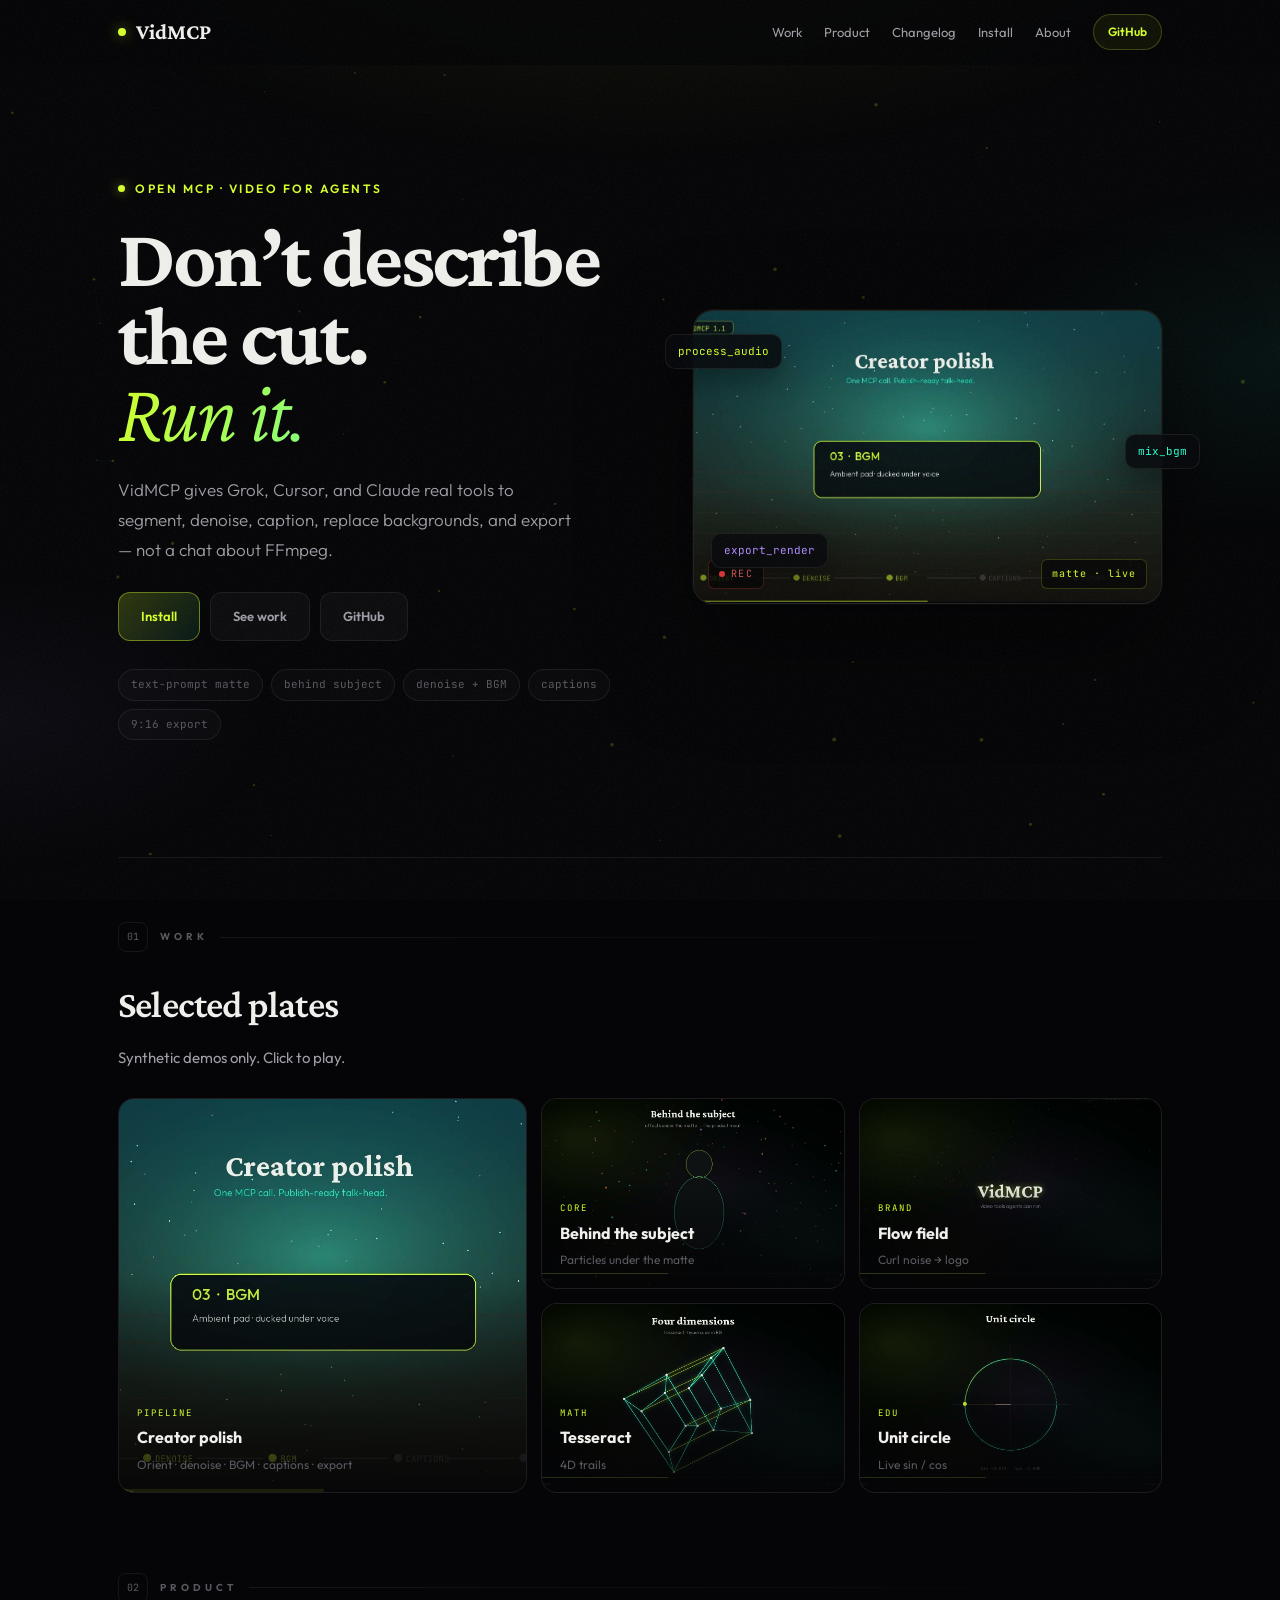
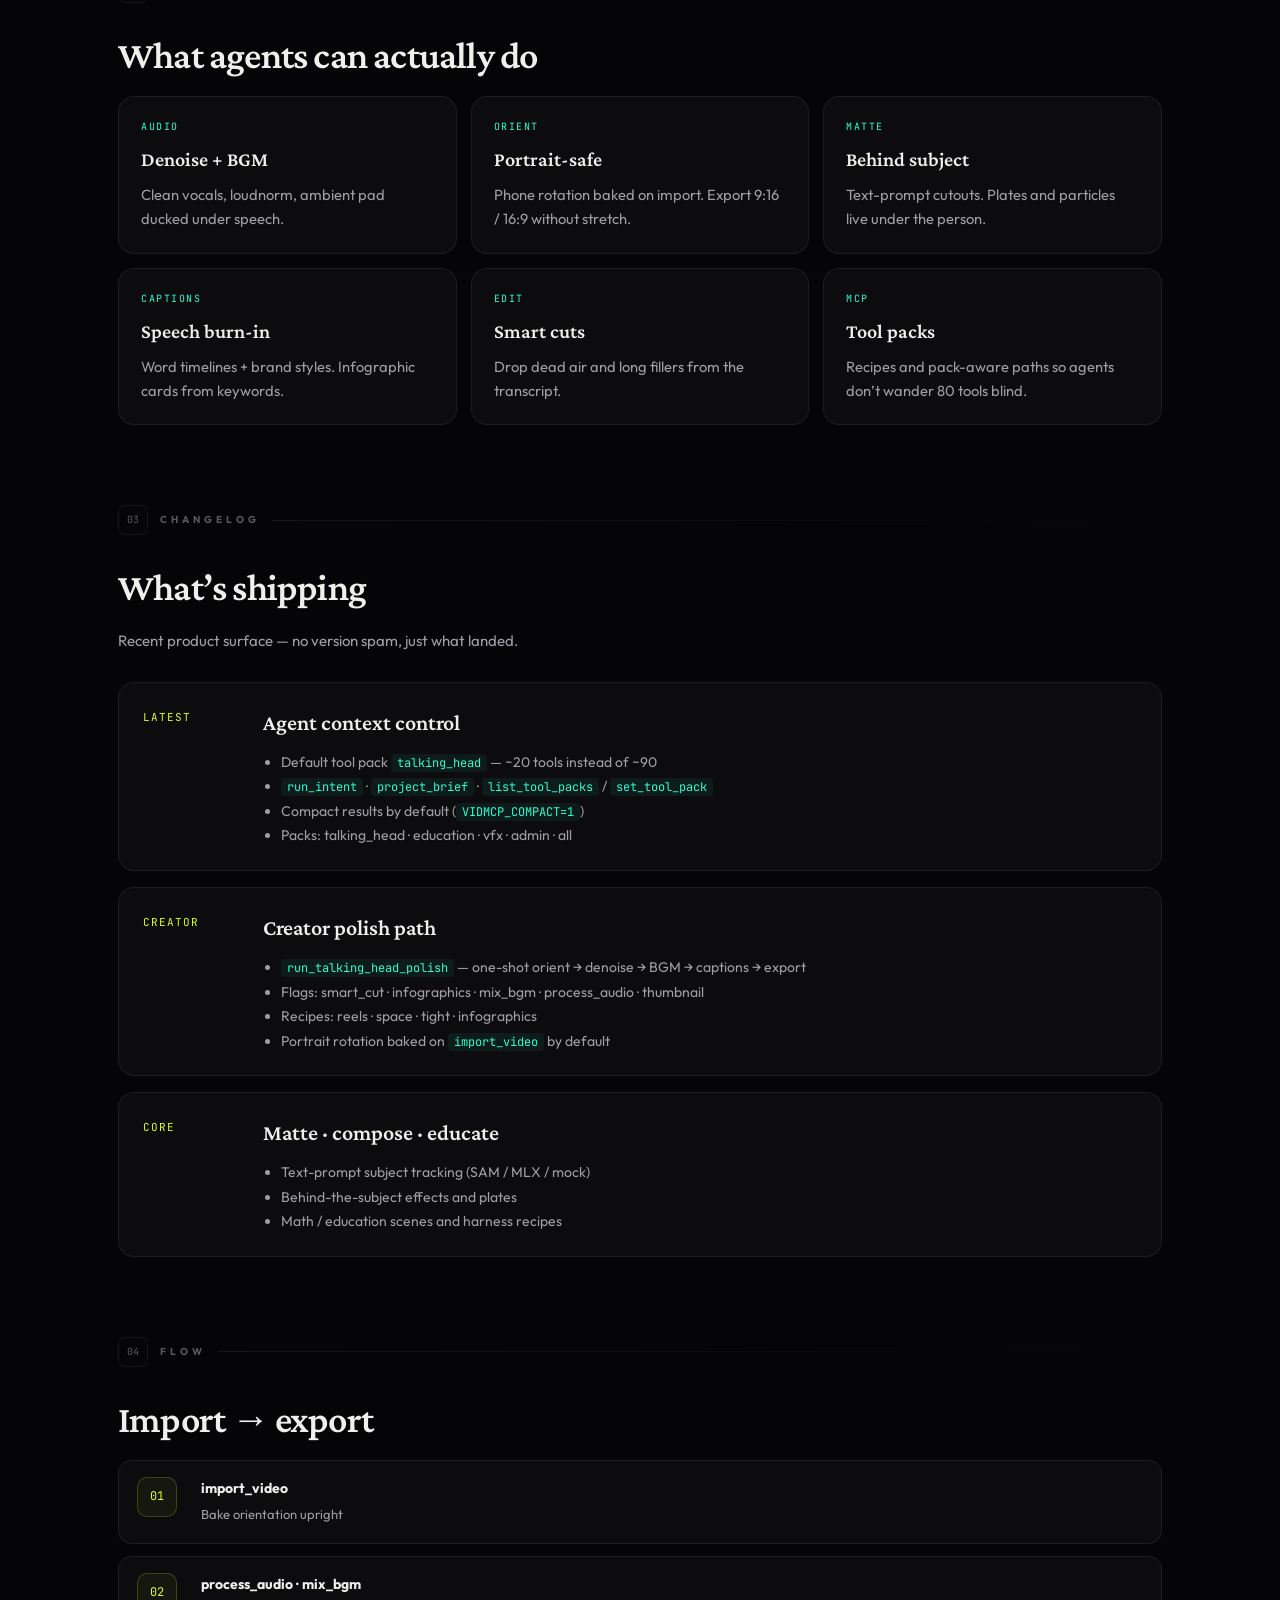
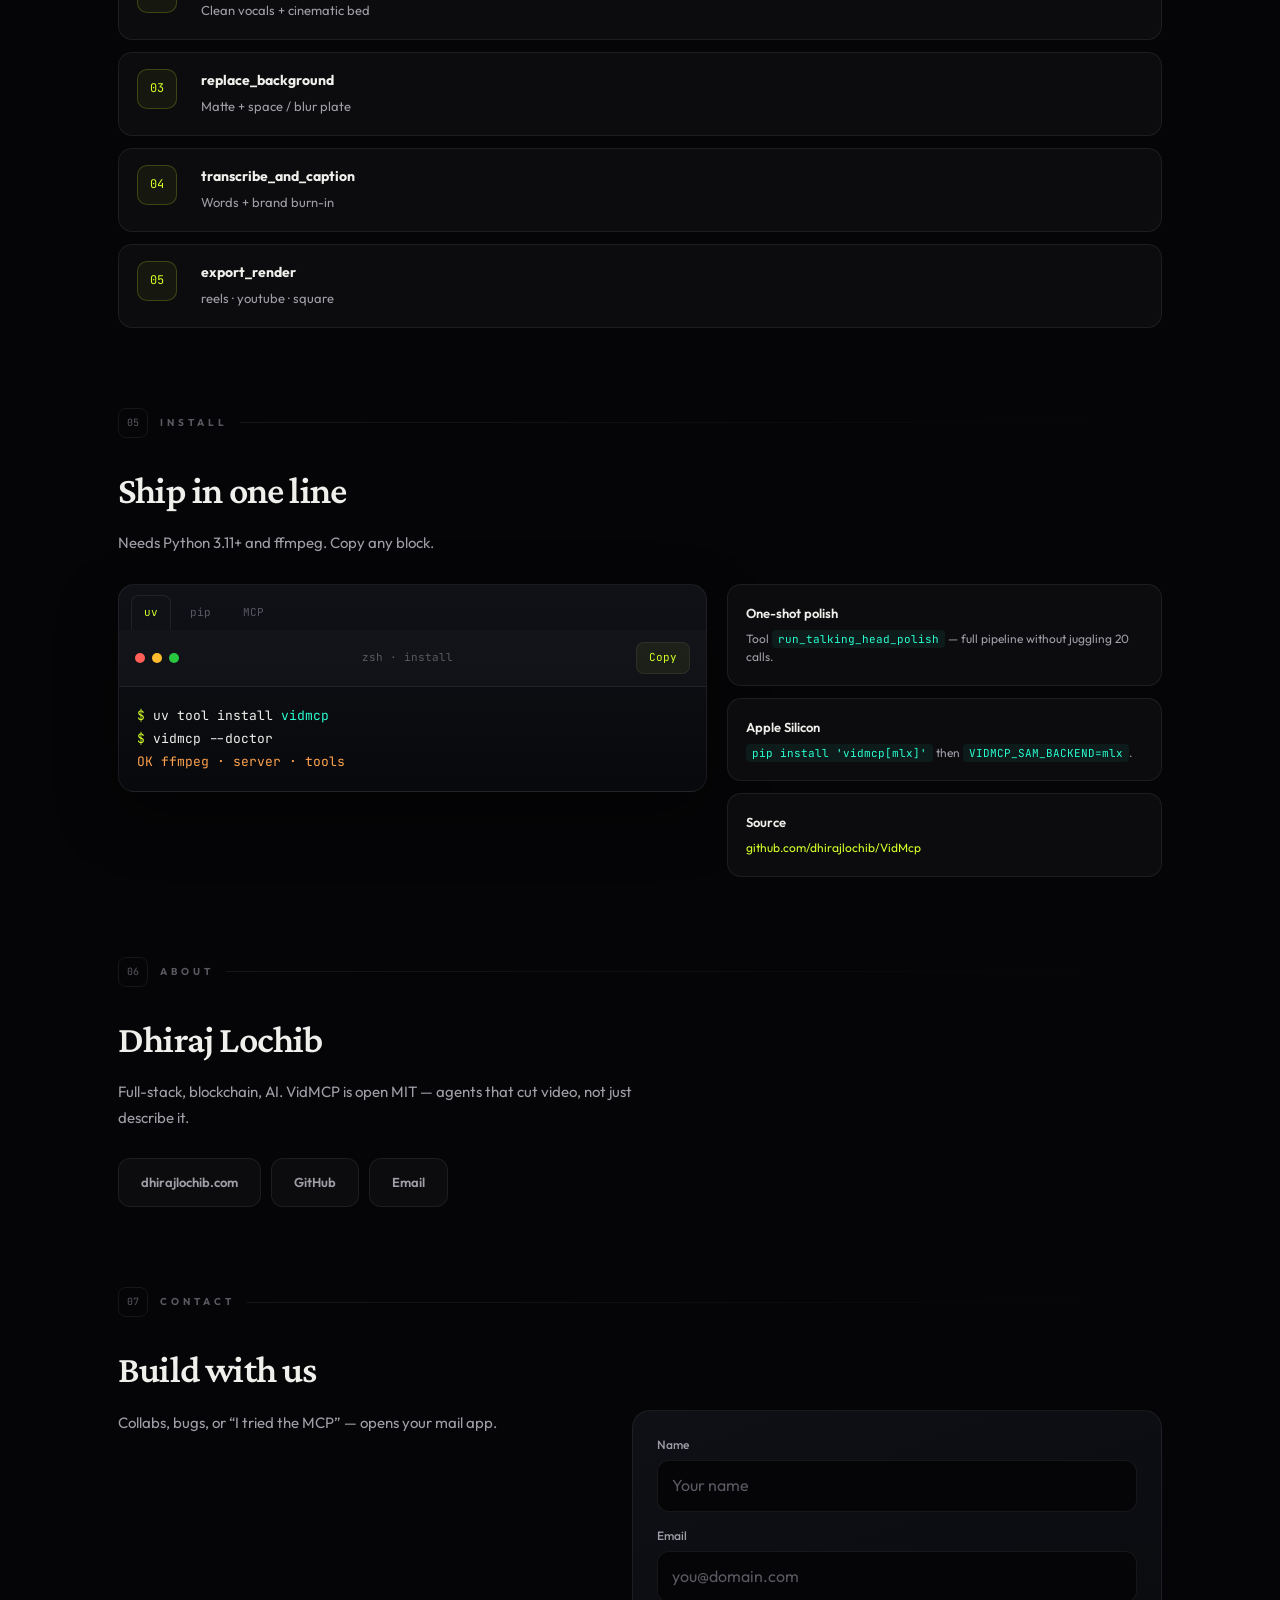
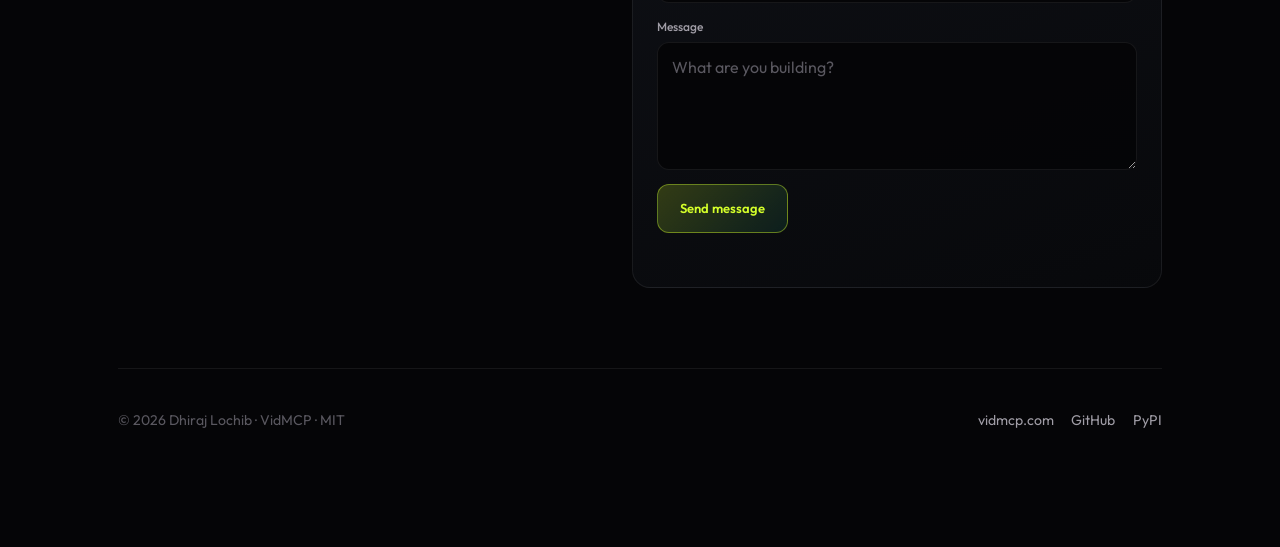
<file: site/index.html>
<!DOCTYPE html>
<html lang="en">
<head>
  <meta charset="utf-8" />
  <meta name="viewport" content="width=device-width, initial-scale=1" />
  <title>VidMCP — video tools agents can run · Dhiraj Lochib</title>
  <meta name="description" content="VidMCP is an MCP server for agent video editing — mattes, behind-the-subject VFX, denoise, BGM, captions, and export. Built by Dhiraj Lochib." />
  <meta name="theme-color" content="#050507" />
  <link rel="canonical" href="https://vidmcp.com/" />
  <meta property="og:title" content="VidMCP — Agents cut video" />
  <meta property="og:description" content="Text-prompt mattes, audio polish, captions, BG replace. MCP for Grok, Cursor, Claude." />
  <meta property="og:image" content="https://vidmcp.com/assets/demos/07_creator_polish.jpg" />
  <meta property="og:url" content="https://vidmcp.com/" />
  <meta name="twitter:card" content="summary_large_image" />
  <link rel="icon" href="assets/favicon.svg" type="image/svg+xml" />
  <link rel="preconnect" href="https://fonts.googleapis.com" />
  <link rel="preconnect" href="https://fonts.gstatic.com" crossorigin />
  <link href="https://fonts.googleapis.com/css2?family=Crimson+Pro:ital,wght@0,300;0,400;0,600;0,700;1,300;1,400&family=Outfit:wght@200;300;400;500;600;700;800&family=JetBrains+Mono:wght@300;400;500&display=swap" rel="stylesheet" />
  <link rel="stylesheet" href="css/style.css" />
</head>
<body>
  <div class="bg-mesh" aria-hidden="true"></div>
  <div class="grain" aria-hidden="true"></div>
  <canvas id="hero-canvas" aria-hidden="true"></canvas>

  <header class="nav" id="navtop">
    <div class="nav-in">
      <a class="logo" href="#top"><i></i> VidMCP</a>
      <nav class="nav-links" id="navlinks">
        <a href="#work">Work</a>
        <a href="#product">Product</a>
        <a href="#changelog">Changelog</a>
        <a href="#dev">Install</a>
        <a href="#about">About</a>
        <a class="gh" href="https://github.com/dhirajlochib/VidMcp" target="_blank" rel="noopener">GitHub</a>
      </nav>
      <button class="burger" id="burger" type="button" aria-label="Menu">Menu</button>
    </div>
  </header>

  <div class="page" id="top">
    <!-- HERO -->
    <section class="hero hero-full">
      <div class="hero-inner">
        <div class="hero-copy">
          <p class="eyebrow"><span class="dot"></span> Open MCP · Video for agents</p>
          <h1>
            <span class="h-line">Don’t describe the cut.</span>
            <span class="h-line h-grad">Run it.</span>
          </h1>
          <p class="hero-sub">
            VidMCP gives Grok, Cursor, and Claude real tools to segment, denoise,
            caption, replace backgrounds, and export — not a chat about FFmpeg.
          </p>
          <div class="btns">
            <a class="btn btn-primary" href="#dev">Install</a>
            <a class="btn" href="#work">See work</a>
            <a class="btn" href="https://github.com/dhirajlochib/VidMcp" target="_blank" rel="noopener">GitHub</a>
          </div>
          <div class="hero-pills">
            <span>text-prompt matte</span>
            <span>behind subject</span>
            <span>denoise + BGM</span>
            <span>captions</span>
            <span>9:16 export</span>
          </div>
        </div>
        <div class="hero-stage">
          <div class="stage-glow" aria-hidden="true"></div>
          <div class="stage-frame">
            <video autoplay muted loop playsinline poster="assets/demos/07_creator_polish.jpg">
              <source src="assets/demos/07_creator_polish.mp4" type="video/mp4" />
            </video>
            <div class="stage-ui">
              <span class="rec"><i></i> REC</span>
              <span class="badge">matte · live</span>
            </div>
          </div>
          <div class="stage-float f1">process_audio</div>
          <div class="stage-float f2">mix_bgm</div>
          <div class="stage-float f3">export_render</div>
        </div>
      </div>
    </section>

    <!-- WORK -->
    <section class="sec fade" id="work">
      <div class="sec-head"><div class="sec-n">01</div><div class="sec-t">Work</div><div class="sec-l"></div></div>
      <h2>Selected plates</h2>
      <p class="lead">Synthetic demos only. Click to play.</p>
      <div class="gallery">
        <article class="g-card big" data-video="assets/demos/07_creator_polish.mp4" data-title="Creator polish">
          <div class="thumb"><img src="assets/demos/07_creator_polish.jpg" alt="Creator polish" /><div class="play">▶</div></div>
          <div class="g-meta"><div class="tag">Pipeline</div><h3>Creator polish</h3><p>Orient · denoise · BGM · captions · export</p></div>
        </article>
        <article class="g-card" data-video="assets/demos/03_behind_subject.mp4" data-title="Behind the subject">
          <div class="thumb"><img src="assets/demos/03_behind_subject.jpg" alt="Behind subject" loading="lazy" /><div class="play">▶</div></div>
          <div class="g-meta"><div class="tag">Core</div><h3>Behind the subject</h3><p>Particles under the matte</p></div>
        </article>
        <article class="g-card" data-video="assets/demos/01_flowfield.mp4" data-title="Flow field">
          <div class="thumb"><img src="assets/demos/01_flowfield.jpg" alt="Flow" loading="lazy" /><div class="play">▶</div></div>
          <div class="g-meta"><div class="tag">Brand</div><h3>Flow field</h3><p>Curl noise → logo</p></div>
        </article>
        <article class="g-card" data-video="assets/demos/02_tesseract.mp4" data-title="Tesseract">
          <div class="thumb"><img src="assets/demos/02_tesseract.jpg" alt="Tesseract" loading="lazy" /><div class="play">▶</div></div>
          <div class="g-meta"><div class="tag">Math</div><h3>Tesseract</h3><p>4D trails</p></div>
        </article>
        <article class="g-card" data-video="assets/demos/05_unit_circle.mp4" data-title="Unit circle">
          <div class="thumb"><img src="assets/demos/05_unit_circle.jpg" alt="Unit circle" loading="lazy" /><div class="play">▶</div></div>
          <div class="g-meta"><div class="tag">Edu</div><h3>Unit circle</h3><p>Live sin / cos</p></div>
        </article>
      </div>
    </section>

    <!-- PRODUCT -->
    <section class="sec fade" id="product">
      <div class="sec-head"><div class="sec-n">02</div><div class="sec-t">Product</div><div class="sec-l"></div></div>
      <h2>What agents can actually do</h2>
      <div class="grid3">
        <article class="card-soft"><div class="tag">Audio</div><h3>Denoise + BGM</h3><p>Clean vocals, loudnorm, ambient pad ducked under speech.</p></article>
        <article class="card-soft"><div class="tag">Orient</div><h3>Portrait-safe</h3><p>Phone rotation baked on import. Export 9:16 / 16:9 without stretch.</p></article>
        <article class="card-soft"><div class="tag">Matte</div><h3>Behind subject</h3><p>Text-prompt cutouts. Plates and particles live under the person.</p></article>
        <article class="card-soft"><div class="tag">Captions</div><h3>Speech burn-in</h3><p>Word timelines + brand styles. Infographic cards from keywords.</p></article>
        <article class="card-soft"><div class="tag">Edit</div><h3>Smart cuts</h3><p>Drop dead air and long fillers from the transcript.</p></article>
        <article class="card-soft"><div class="tag">MCP</div><h3>Tool packs</h3><p>Recipes and pack-aware paths so agents don’t wander 80 tools blind.</p></article>
      </div>
    </section>

    <!-- CHANGELOG -->
    <section class="sec fade" id="changelog">
      <div class="sec-head"><div class="sec-n">03</div><div class="sec-t">Changelog</div><div class="sec-l"></div></div>
      <h2>What’s shipping</h2>
      <p class="lead">Recent product surface — no version spam, just what landed.</p>
      <div class="changelog">
        <article class="cl-item">
          <div class="cl-date">Latest</div>
          <div class="cl-body">
            <h3>Agent context control</h3>
            <ul>
              <li>Default tool pack <code>talking_head</code> — ~20 tools instead of ~90</li>
              <li><code>run_intent</code> · <code>project_brief</code> · <code>list_tool_packs</code> / <code>set_tool_pack</code></li>
              <li>Compact results by default (<code>VIDMCP_COMPACT=1</code>)</li>
              <li>Packs: talking_head · education · vfx · admin · all</li>
            </ul>
          </div>
        </article>
        <article class="cl-item">
          <div class="cl-date">Creator</div>
          <div class="cl-body">
            <h3>Creator polish path</h3>
            <ul>
              <li><code>run_talking_head_polish</code> — one-shot orient → denoise → BGM → captions → export</li>
              <li>Flags: smart_cut · infographics · mix_bgm · process_audio · thumbnail</li>
              <li>Recipes: reels · space · tight · infographics</li>
              <li>Portrait rotation baked on <code>import_video</code> by default</li>
            </ul>
          </div>
        </article>
        <article class="cl-item">
          <div class="cl-date">Core</div>
          <div class="cl-body">
            <h3>Matte · compose · educate</h3>
            <ul>
              <li>Text-prompt subject tracking (SAM / MLX / mock)</li>
              <li>Behind-the-subject effects and plates</li>
              <li>Math / education scenes and harness recipes</li>
            </ul>
          </div>
        </article>
      </div>
    </section>

    <!-- FLOW -->
    <section class="sec fade" id="flow">
      <div class="sec-head"><div class="sec-n">04</div><div class="sec-t">Flow</div><div class="sec-l"></div></div>
      <h2>Import → export</h2>
      <div class="flow-steps">
        <div class="flow-step"><div class="n">01</div><div><strong>import_video</strong><span>Bake orientation upright</span></div></div>
        <div class="flow-step"><div class="n">02</div><div><strong>process_audio · mix_bgm</strong><span>Clean vocals + cinematic bed</span></div></div>
        <div class="flow-step"><div class="n">03</div><div><strong>replace_background</strong><span>Matte + space / blur plate</span></div></div>
        <div class="flow-step"><div class="n">04</div><div><strong>transcribe_and_caption</strong><span>Words + brand burn-in</span></div></div>
        <div class="flow-step"><div class="n">05</div><div><strong>export_render</strong><span>reels · youtube · square</span></div></div>
      </div>
    </section>

    <!-- INSTALL -->
    <section class="sec fade" id="dev">
      <div class="sec-head"><div class="sec-n">05</div><div class="sec-t">Install</div><div class="sec-l"></div></div>
      <h2>Ship in one line</h2>
      <p class="lead">Needs Python 3.11+ and ffmpeg. Copy any block.</p>
      <div class="install-grid">
        <div class="term" id="install-term">
          <div class="term-tabs">
            <button type="button" class="term-tab on" data-tab="uv">uv</button>
            <button type="button" class="term-tab" data-tab="pip">pip</button>
            <button type="button" class="term-tab" data-tab="mcp">MCP</button>
          </div>
          <div class="term-panel on" data-panel="uv">
            <div class="term-bar">
              <div class="term-dots" aria-hidden="true"><i></i><i></i><i></i></div>
              <span class="term-title">zsh · install</span>
              <button type="button" class="term-copy" data-copy="uv tool install vidmcp
vidmcp --doctor">Copy</button>
            </div>
            <div class="term-body">
              <div><span class="prompt">$</span> <span class="cmd">uv tool install</span> <span class="str">vidmcp</span></div>
              <div><span class="prompt">$</span> <span class="cmd">vidmcp --doctor</span></div>
              <div class="out">OK ffmpeg · server · tools</div>
            </div>
          </div>
          <div class="term-panel" data-panel="pip">
            <div class="term-bar">
              <div class="term-dots" aria-hidden="true"><i></i><i></i><i></i></div>
              <span class="term-title">pip · extras</span>
              <button type="button" class="term-copy" data-copy="pip install 'vidmcp[creator]'">Copy</button>
            </div>
            <div class="term-body">
              <div><span class="prompt">$</span> <span class="cmd">pip install</span> <span class="str">'vidmcp[creator]'</span></div>
              <div class="cmt"># Whisper + MediaPipe for captions &amp; fast matte</div>
            </div>
          </div>
          <div class="term-panel" data-panel="mcp">
            <div class="term-bar">
              <div class="term-dots" aria-hidden="true"><i></i><i></i><i></i></div>
              <span class="term-title">mcp · host</span>
              <button type="button" class="term-copy" data-copy="uvx vidmcp
# VIDMCP_SAM_BACKEND=mock
# VIDMCP_WORKSPACE_ROOT=~/vidmcp-workspaces
# VIDMCP_TOOL_PACK=talking_head
# VIDMCP_COMPACT=1">Copy</button>
            </div>
            <div class="term-body">
              <div><span class="prompt">$</span> <span class="cmd">uvx vidmcp</span></div>
              <div class="cmt"># VIDMCP_SAM_BACKEND=mock</div>
              <div class="cmt"># VIDMCP_WORKSPACE_ROOT=~/vidmcp-workspaces</div>
              <div class="cmt"># VIDMCP_TOOL_PACK=talking_head</div>
              <div class="cmt"># VIDMCP_COMPACT=1</div>
            </div>
          </div>
        </div>
        <div class="install-side">
          <div class="install-card">
            <h4>One-shot polish</h4>
            <p>Tool <code>run_talking_head_polish</code> — full pipeline without juggling 20 calls.</p>
          </div>
          <div class="install-card">
            <h4>Apple Silicon</h4>
            <p><code>pip install 'vidmcp[mlx]'</code> then <code>VIDMCP_SAM_BACKEND=mlx</code>.</p>
          </div>
          <div class="install-card">
            <h4>Source</h4>
            <p><a href="https://github.com/dhirajlochib/VidMcp" style="color:var(--lime)">github.com/dhirajlochib/VidMcp</a></p>
          </div>
        </div>
      </div>
    </section>

    <!-- ABOUT -->
    <section class="sec fade" id="about">
      <div class="sec-head"><div class="sec-n">06</div><div class="sec-t">About</div><div class="sec-l"></div></div>
      <h2>Dhiraj Lochib</h2>
      <p class="lead">Full-stack, blockchain, AI. VidMCP is open MIT — agents that cut video, not just describe it.</p>
      <div class="about-row btns">
        <a class="btn" href="https://dhirajlochib.com/" target="_blank" rel="noopener">dhirajlochib.com</a>
        <a class="btn" href="https://github.com/dhirajlochib" target="_blank" rel="noopener">GitHub</a>
        <a class="btn" href="mailto:dhirajch145@gmail.com">Email</a>
      </div>
    </section>

    <!-- CONTACT -->
    <section class="sec fade" id="contact">
      <div class="sec-head"><div class="sec-n">07</div><div class="sec-t">Contact</div><div class="sec-l"></div></div>
      <h2>Build with us</h2>
      <div class="contact-grid">
        <p class="lead" style="margin:0">Collabs, bugs, or “I tried the MCP” — opens your mail app.</p>
        <form class="contact-form" id="contact-form" data-to="dhirajch145@gmail.com">
          <label class="field"><span>Name</span><input name="name" required autocomplete="name" placeholder="Your name" /></label>
          <label class="field"><span>Email</span><input name="email" type="email" required autocomplete="email" placeholder="you@domain.com" /></label>
          <label class="field"><span>Message</span><textarea name="message" required rows="4" placeholder="What are you building?"></textarea></label>
          <button class="btn btn-primary" type="submit">Send message</button>
          <p id="form-status"></p>
        </form>
      </div>
    </section>

    <footer class="foot">
      <div>© <span id="y"></span> Dhiraj Lochib · VidMCP · MIT</div>
      <div class="foot-links">
        <a href="https://vidmcp.com">vidmcp.com</a>
        <a href="https://github.com/dhirajlochib/VidMcp">GitHub</a>
        <a href="https://pypi.org/project/vidmcp/">PyPI</a>
      </div>
    </footer>
  </div>

  <div class="modal" id="modal" role="dialog" aria-modal="true">
    <div class="modal-card">
      <button type="button" id="modal-close" class="btn">Close</button>
      <h3 id="modal-title">Preview</h3>
      <video id="modal-video" controls playsinline></video>
    </div>
  </div>

  <script src="js/main.js"></script>
  <script>document.getElementById('y').textContent = new Date().getFullYear()</script>
</body>
</html>
</file>
<file: site/css/style.css>
:root{
  --bg:#050507;--card:rgba(255,255,255,.03);--card-h:rgba(255,255,255,.055);
  --border:rgba(255,255,255,.07);--border2:rgba(255,255,255,.12);
  --text:#efefeb;--sub:#a09da6;--muted:#5a5860;
  --lime:#d4ff2a;--cyan:#2affd1;--peach:#ffa24e;--violet:#b18cff;
  --r:16px;--max:1140px;--ease:cubic-bezier(.16,1,.3,1);
  --font-serif:'Crimson Pro',Georgia,serif;
  --font-sans:'Outfit',system-ui,sans-serif;
  --font-mono:'JetBrains Mono',ui-monospace,monospace;
}
*{margin:0;padding:0;box-sizing:border-box}
html{scroll-behavior:smooth}
@media (prefers-reduced-motion:reduce){
  html{scroll-behavior:auto}
  *,*::before,*::after{animation:none!important;transition:none!important}
}
body{background:var(--bg);color:var(--text);font-family:var(--font-sans);-webkit-font-smoothing:antialiased;overflow-x:hidden;line-height:1.6}
a{color:inherit;text-decoration:none}
button,input,textarea{font:inherit;color:inherit}
img,video{max-width:100%;display:block}
::selection{background:rgba(212,255,42,.25)}
:focus-visible{outline:2px solid var(--lime);outline-offset:3px}

.bg-mesh{
  position:fixed;inset:0;z-index:0;pointer-events:none;
  background:
    radial-gradient(ellipse 100% 70% at 50% -20%,rgba(212,255,42,.1),transparent 55%),
    radial-gradient(ellipse 50% 40% at 100% 40%,rgba(42,255,209,.06),transparent 50%),
    radial-gradient(ellipse 45% 35% at 0% 80%,rgba(177,140,255,.05),transparent 50%);
}
#hero-canvas{position:fixed;inset:0;z-index:0;pointer-events:none;opacity:.55}
.grain{
  position:fixed;inset:0;z-index:9998;pointer-events:none;opacity:.035;
  background-image:url("data:image/svg+xml,%3Csvg viewBox='0 0 512 512' xmlns='http://www.w3.org/2000/svg'%3E%3Cfilter id='n'%3E%3CfeTurbulence type='fractalNoise' baseFrequency='.75' numOctaves='4' stitchTiles='stitch'/%3E%3C/filter%3E%3Crect width='100%25' height='100%25' filter='url(%23n)'/%3E%3C/svg%3E");
}
.page{max-width:var(--max);margin:0 auto;padding:0 24px 88px;position:relative;z-index:1}
@media(min-width:900px){.page{padding:0 48px 100px}}

/* nav */
.nav{position:sticky;top:0;z-index:50;backdrop-filter:blur(18px) saturate(1.15);background:rgba(5,5,7,.75);border-bottom:1px solid transparent;transition:.3s}
.nav.on{border-bottom-color:var(--border);background:rgba(5,5,7,.92)}
.nav-in{max-width:var(--max);margin:0 auto;padding:0 24px;height:64px;display:flex;align-items:center;justify-content:space-between}
@media(min-width:900px){.nav-in{padding:0 48px}}
.logo{font-family:var(--font-serif);font-size:22px;font-weight:700;display:flex;align-items:center;gap:10px}
.logo i{width:8px;height:8px;border-radius:50%;background:var(--lime);box-shadow:0 0 14px rgba(212,255,42,.55);animation:pulseDot 2.4s ease-in-out infinite}
@keyframes pulseDot{50%{transform:scale(1.3);opacity:.75}}
.nav-links{display:flex;align-items:center;gap:22px}
.nav-links a{font-size:13px;color:var(--sub);transition:color .2s}
.nav-links a:hover{color:var(--lime)}
.nav-links .gh{padding:7px 14px;border-radius:100px;font-size:12px;font-weight:600;border:1px solid rgba(212,255,42,.22);color:var(--lime);background:rgba(212,255,42,.06)}
.burger{display:none;background:none;border:1px solid var(--border);border-radius:8px;padding:6px 12px;cursor:pointer;font-size:12px}
@media(max-width:800px){
  .burger{display:block}
  .nav-links{display:none;position:absolute;top:64px;left:0;right:0;flex-direction:column;align-items:stretch;gap:0;background:rgba(5,5,7,.97);border-bottom:1px solid var(--border);padding:8px 16px 16px}
  .nav-links.open{display:flex}
  .nav-links a{padding:12px 8px;border-bottom:1px solid var(--border)}
}

/* ========== HERO ========== */
.hero-full{padding:72px 0 80px;margin-bottom:64px;border-bottom:1px solid var(--border);position:relative}
.hero-inner{display:grid;grid-template-columns:1.05fr .95fr;gap:56px;align-items:center;min-height:min(72vh,640px)}
@media(max-width:960px){.hero-inner{grid-template-columns:1fr;gap:40px;min-height:0}.hero-stage{order:-1}}

.eyebrow{
  display:inline-flex;align-items:center;gap:10px;
  font-size:12px;font-weight:600;letter-spacing:2.5px;text-transform:uppercase;color:var(--lime);
  opacity:0;animation:up .7s var(--ease) .05s forwards;
}
.eyebrow .dot{width:7px;height:7px;border-radius:50%;background:var(--lime);box-shadow:0 0 12px rgba(212,255,42,.6);animation:blink 2s infinite}
@keyframes blink{50%{opacity:.3}}

.hero h1{
  margin-top:20px;font-family:var(--font-serif);
  font-size:clamp(48px,8vw,84px);font-weight:700;line-height:.92;letter-spacing:-2.8px;
}
.hero h1 .h-line{display:block;opacity:0;transform:translateY(36px);animation:up .95s var(--ease) forwards}
.hero h1 .h-line:nth-child(1){animation-delay:.12s}
.hero h1 .h-line:nth-child(2){animation-delay:.28s}
.hero h1 .h-grad{
  font-weight:300;font-style:italic;
  background:linear-gradient(115deg,var(--lime) 0%,var(--cyan) 45%,var(--violet) 100%);
  background-size:200% auto;-webkit-background-clip:text;-webkit-text-fill-color:transparent;background-clip:text;
  animation:up .95s var(--ease) .28s forwards, shimmer 7s ease infinite;
}
@keyframes shimmer{0%{background-position:0% center}50%{background-position:100% center}100%{background-position:0% center}}
@keyframes up{to{opacity:1;transform:none}}

.hero-sub{
  margin-top:24px;font-size:17px;color:var(--sub);font-weight:300;max-width:460px;line-height:1.75;
  opacity:0;animation:up .85s var(--ease) .4s forwards;
}
.hero-sub strong{color:var(--text);font-weight:500}

.btns{display:flex;flex-wrap:wrap;gap:10px;margin-top:28px;opacity:0;animation:up .85s var(--ease) .5s forwards}
.btn{
  display:inline-flex;align-items:center;justify-content:center;gap:8px;
  padding:13px 22px;border-radius:12px;font-size:13px;font-weight:600;
  border:1px solid var(--border);background:var(--card);color:var(--sub);cursor:pointer;transition:all .28s var(--ease);
}
.btn:hover{border-color:rgba(212,255,42,.35);color:var(--lime);background:rgba(212,255,42,.06);transform:translateY(-2px)}
.btn-primary{
  background:linear-gradient(135deg,rgba(212,255,42,.2),rgba(42,255,209,.08));
  border-color:rgba(212,255,42,.4);color:var(--lime);
}
.btn-primary:hover{box-shadow:0 12px 40px rgba(212,255,42,.12)}

.hero-pills{
  display:flex;flex-wrap:wrap;gap:8px;margin-top:28px;
  opacity:0;animation:up .85s var(--ease) .62s forwards;
}
.hero-pills span{
  font-family:var(--font-mono);font-size:11px;padding:6px 12px;border-radius:999px;
  border:1px solid var(--border);color:var(--muted);background:rgba(255,255,255,.02);
}

/* stage */
.hero-stage{position:relative;opacity:0;animation:up 1s var(--ease) .25s forwards}
.stage-glow{
  position:absolute;inset:-20% -10%;z-index:0;
  background:radial-gradient(ellipse 60% 50% at 50% 50%,rgba(212,255,42,.14),rgba(42,255,209,.06),transparent 70%);
  filter:blur(8px);animation:glowBreathe 5s ease-in-out infinite;
}
@keyframes glowBreathe{0%,100%{opacity:.7;transform:scale(1)}50%{opacity:1;transform:scale(1.06)}}
.stage-frame{
  position:relative;z-index:1;border-radius:20px;overflow:hidden;
  border:1px solid rgba(255,255,255,.1);background:#08080a;aspect-ratio:16/10;
  box-shadow:0 40px 100px rgba(0,0,0,.55),0 0 0 1px rgba(212,255,42,.05);
}
.stage-frame video{width:100%;height:100%;object-fit:cover}
.stage-frame::after{content:'';position:absolute;inset:0;background:linear-gradient(to top,rgba(5,5,7,.55),transparent 40%);pointer-events:none}
.stage-ui{position:absolute;left:14px;right:14px;bottom:14px;z-index:2;display:flex;justify-content:space-between;align-items:center}
.stage-ui .rec{
  display:inline-flex;align-items:center;gap:6px;font-family:var(--font-mono);font-size:10px;letter-spacing:1.5px;
  color:#ff6b6b;padding:6px 10px;border-radius:6px;background:rgba(5,5,7,.7);border:1px solid rgba(255,80,80,.25);
}
.stage-ui .rec i{width:6px;height:6px;border-radius:50%;background:#ff4040;animation:blink 1.2s infinite}
.stage-ui .badge{
  font-family:var(--font-mono);font-size:10px;letter-spacing:1px;color:var(--lime);
  padding:6px 10px;border-radius:6px;background:rgba(5,5,7,.7);border:1px solid rgba(212,255,42,.2);
}
.stage-float{
  position:absolute;z-index:2;font-family:var(--font-mono);font-size:11px;
  padding:8px 12px;border-radius:10px;border:1px solid var(--border);
  background:rgba(8,9,12,.85);backdrop-filter:blur(10px);color:var(--cyan);
  box-shadow:0 12px 30px rgba(0,0,0,.35);animation:floatY 5s ease-in-out infinite;
}
.stage-float.f1{top:8%;left:-6%;animation-delay:0s;color:var(--lime)}
.stage-float.f2{top:42%;right:-8%;animation-delay:1.2s}
.stage-float.f3{bottom:12%;left:4%;animation-delay:2s;color:var(--violet)}
@keyframes floatY{0%,100%{transform:translateY(0)}50%{transform:translateY(-10px)}}
@media(max-width:960px){.stage-float{display:none}}

/* sections */
.sec{margin-bottom:80px}
.sec-head{display:flex;align-items:center;gap:12px;margin-bottom:22px}
.sec-n{font-family:var(--font-mono);font-size:10px;color:var(--muted);width:30px;height:30px;display:grid;place-items:center;border:1px solid var(--border);border-radius:8px}
.sec-t{font-size:10px;font-weight:700;letter-spacing:4px;text-transform:uppercase;color:var(--muted)}
.sec-l{flex:1;height:1px;background:linear-gradient(90deg,var(--border),transparent)}
.sec h2{font-family:var(--font-serif);font-size:clamp(28px,4vw,38px);font-weight:600;letter-spacing:-.8px;margin-bottom:10px}
.sec .lead{font-size:15px;color:var(--sub);max-width:52ch;margin-bottom:28px;line-height:1.7}

/* gallery */
.gallery{display:grid;grid-template-columns:1.35fr 1fr 1fr;grid-template-rows:auto auto;gap:14px}
.g-card{background:var(--card);border:1px solid var(--border);border-radius:var(--r);overflow:hidden;cursor:pointer;transition:all .4s var(--ease);position:relative}
.g-card:hover{border-color:var(--border2);transform:translateY(-5px);box-shadow:0 24px 60px rgba(0,0,0,.35)}
.g-card.big{grid-row:span 2}
.g-card .thumb{aspect-ratio:16/10;position:relative;background:#0a0a0c;overflow:hidden}
.g-card.big .thumb{aspect-ratio:auto;height:100%;min-height:360px}
.g-card .thumb img{width:100%;height:100%;object-fit:cover;transition:transform .7s var(--ease)}
.g-card:hover .thumb img{transform:scale(1.05)}
.g-card .thumb::after{content:'';position:absolute;inset:0;background:linear-gradient(to top,rgba(5,5,7,.9),transparent 55%)}
.g-meta{position:absolute;left:0;right:0;bottom:0;padding:18px;z-index:2}
.g-meta .tag{font-family:var(--font-mono);font-size:9px;letter-spacing:2px;text-transform:uppercase;color:var(--lime);margin-bottom:5px}
.g-meta h3{font-size:16px;font-weight:700}
.g-meta p{font-size:12px;color:var(--muted);margin-top:4px}
.play{position:absolute;top:14px;right:14px;z-index:2;width:36px;height:36px;border-radius:50%;border:1px solid var(--border2);background:rgba(5,5,7,.55);display:grid;place-items:center;font-size:11px;opacity:0;transition:.25s}
.g-card:hover .play{opacity:1}
@media(max-width:800px){.gallery{grid-template-columns:1fr}.g-card.big{grid-row:auto}.g-card.big .thumb{min-height:220px;aspect-ratio:16/10}}

.grid3{display:grid;grid-template-columns:repeat(3,1fr);gap:14px}
@media(max-width:900px){.grid3{grid-template-columns:1fr 1fr}}
@media(max-width:560px){.grid3{grid-template-columns:1fr}}
.card-soft{background:var(--card);border:1px solid var(--border);border-radius:var(--r);padding:22px;transition:all .35s var(--ease);position:relative;overflow:hidden}
.card-soft::before{content:'';position:absolute;top:0;left:0;right:0;height:2px;background:linear-gradient(90deg,var(--lime),var(--cyan));opacity:0;transition:opacity .3s}
.card-soft:hover{border-color:var(--border2);transform:translateY(-3px);background:var(--card-h)}
.card-soft:hover::before{opacity:1}
.card-soft .tag{font-family:var(--font-mono);font-size:10px;letter-spacing:1.5px;text-transform:uppercase;color:var(--cyan)}
.card-soft h3{margin:.5rem 0 .55rem;font-family:var(--font-serif);font-weight:600;font-size:20px}
.card-soft p{margin:0;font-size:.92rem;color:var(--sub);line-height:1.6}

/* changelog */
.changelog{display:flex;flex-direction:column;gap:16px}
.cl-item{
  display:grid;grid-template-columns:100px 1fr;gap:20px;
  padding:22px 24px;border:1px solid var(--border);border-radius:16px;background:var(--card);
}
@media(max-width:600px){.cl-item{grid-template-columns:1fr}}
.cl-date{font-family:var(--font-mono);font-size:11px;letter-spacing:1px;text-transform:uppercase;color:var(--lime);padding-top:4px}
.cl-body h3{font-family:var(--font-serif);font-size:22px;font-weight:600;margin-bottom:10px}
.cl-body ul{margin:0;padding-left:1.1rem;color:var(--sub);font-size:14px;line-height:1.75}
.cl-body code{font-family:var(--font-mono);font-size:12px;color:var(--cyan);background:rgba(42,255,209,.06);padding:1px 6px;border-radius:4px}

.flow-steps{display:grid;gap:12px}
.flow-step{display:grid;grid-template-columns:48px 1fr;gap:16px;padding:16px 18px;border:1px solid var(--border);border-radius:14px;background:var(--card);transition:.3s}
.flow-step:hover{border-color:rgba(212,255,42,.2);transform:translateX(4px)}
.flow-step .n{font-family:var(--font-mono);font-size:12px;color:var(--lime);width:40px;height:40px;border-radius:10px;display:grid;place-items:center;border:1px solid rgba(212,255,42,.2);background:rgba(212,255,42,.05)}
.flow-step strong{display:block;color:var(--text);font-size:14px;margin-bottom:2px}
.flow-step span{font-size:13px;color:var(--sub)}

/* install terminal */
.install-grid{display:grid;grid-template-columns:1.15fr .85fr;gap:20px;align-items:start}
@media(max-width:900px){.install-grid{grid-template-columns:1fr}}
.term{border-radius:16px;overflow:hidden;border:1px solid var(--border);background:linear-gradient(180deg,rgba(16,18,24,.96),rgba(8,9,12,.98));box-shadow:0 24px 60px rgba(0,0,0,.4)}
.term-bar{display:flex;align-items:center;justify-content:space-between;gap:12px;padding:12px 16px;border-bottom:1px solid var(--border);background:rgba(255,255,255,.02)}
.term-dots{display:flex;gap:7px}
.term-dots i{width:10px;height:10px;border-radius:50%;display:block}
.term-dots i:nth-child(1){background:#ff5f57}
.term-dots i:nth-child(2){background:#febc2e}
.term-dots i:nth-child(3){background:#28c840}
.term-title{font-family:var(--font-mono);font-size:11px;color:var(--muted)}
.term-copy{font-family:var(--font-mono);font-size:11px;padding:6px 12px;border-radius:8px;border:1px solid var(--border);background:rgba(212,255,42,.06);color:var(--lime);cursor:pointer}
.term-copy:hover,.term-copy.ok{background:rgba(212,255,42,.14);border-color:rgba(212,255,42,.35)}
.term-body{padding:18px;font-family:var(--font-mono);font-size:13px;line-height:1.75;color:var(--sub);overflow-x:auto}
.term-body .prompt{color:var(--lime)}.term-body .cmd{color:var(--text)}.term-body .str{color:var(--cyan)}.term-body .cmt{color:var(--muted)}.term-body .out{color:var(--peach)}
.term-tabs{display:flex;gap:6px;padding:10px 12px 0}
.term-tab{font-family:var(--font-mono);font-size:11px;padding:8px 12px;border-radius:8px 8px 0 0;border:1px solid transparent;color:var(--muted);cursor:pointer;background:transparent}
.term-tab.on{color:var(--lime);border-color:var(--border);border-bottom-color:transparent;background:rgba(16,18,24,.95)}
.term-panel{display:none}.term-panel.on{display:block}
.install-side{display:flex;flex-direction:column;gap:12px}
.install-card{padding:18px;border-radius:14px;border:1px solid var(--border);background:var(--card)}
.install-card h4{font-size:13px;font-weight:600;margin-bottom:6px}
.install-card p{font-size:12px;color:var(--sub);line-height:1.55;margin:0}
.install-card code{font-family:var(--font-mono);font-size:11px;color:var(--cyan);background:rgba(42,255,209,.06);padding:2px 6px;border-radius:4px}

.code-wrap{border-radius:14px;overflow:hidden;border:1px solid var(--border);background:rgba(10,11,14,.9);margin:12px 0}
.code-bar{display:flex;align-items:center;justify-content:space-between;padding:10px 14px;border-bottom:1px solid var(--border);font-family:var(--font-mono);font-size:11px;color:var(--muted)}
.code-bar button{font-family:var(--font-mono);font-size:11px;padding:5px 10px;border-radius:6px;border:1px solid var(--border);background:rgba(212,255,42,.06);color:var(--lime);cursor:pointer}
.code-wrap pre{margin:0;padding:16px 18px;overflow-x:auto;font-family:var(--font-mono);font-size:13px;line-height:1.7;color:var(--sub);white-space:pre}
.code-wrap .fn{color:var(--lime)}.code-wrap .str{color:var(--cyan)}.code-wrap .cmt{color:var(--muted)}

/* contact */
.contact-grid{display:grid;grid-template-columns:1fr 1.1fr;gap:32px;align-items:start}
@media(max-width:800px){.contact-grid{grid-template-columns:1fr}}
.contact-form{display:flex;flex-direction:column;gap:14px;padding:24px;border-radius:18px;border:1px solid var(--border);background:linear-gradient(160deg,rgba(16,18,24,.9),rgba(8,9,12,.95))}
.field{display:flex;flex-direction:column;gap:6px}
.field span{font-size:12px;font-weight:500;color:var(--sub)}
.field input,.field textarea{
  width:100%;display:block;background:rgba(5,5,7,.9)!important;border:1px solid var(--border)!important;
  border-radius:12px;padding:12px 14px;color:var(--text)!important;-webkit-appearance:none;appearance:none;caret-color:var(--lime);
}
.field input::placeholder,.field textarea::placeholder{color:var(--muted)}
.field input:focus,.field textarea:focus{outline:none;border-color:rgba(212,255,42,.35)!important;box-shadow:0 0 0 3px rgba(212,255,42,.08)}
.field textarea{min-height:120px;resize:vertical}
.contact-form .btn{align-self:flex-start}
#form-status{font-size:13px;color:var(--muted);min-height:1.2em}

.about-row{display:flex;flex-wrap:wrap;gap:10px;margin-top:8px}
.foot{display:flex;flex-wrap:wrap;gap:1rem;justify-content:space-between;align-items:center;padding:2.5rem 0 1rem;border-top:1px solid var(--border);color:var(--muted);font-size:.88rem}
.foot-links{display:flex;gap:1.1rem}
.foot-links a{color:var(--sub)}.foot-links a:hover{color:var(--lime)}

.modal{position:fixed;inset:0;z-index:100;display:none;place-items:center;background:rgba(0,0,0,.72);backdrop-filter:blur(10px);padding:20px}
.modal.open{display:grid}
.modal-card{width:min(920px,100%);background:#0c0d11;border:1px solid var(--border);border-radius:16px;padding:16px}
.modal-card video{width:100%;border-radius:10px;margin-top:12px;background:#000}
.modal-card h3{font-family:var(--font-serif);font-size:20px;margin-top:8px}

.fade{opacity:0;transform:translateY(28px);transition:opacity .8s var(--ease),transform .8s var(--ease)}
.fade.show{opacity:1;transform:none}
</file>
